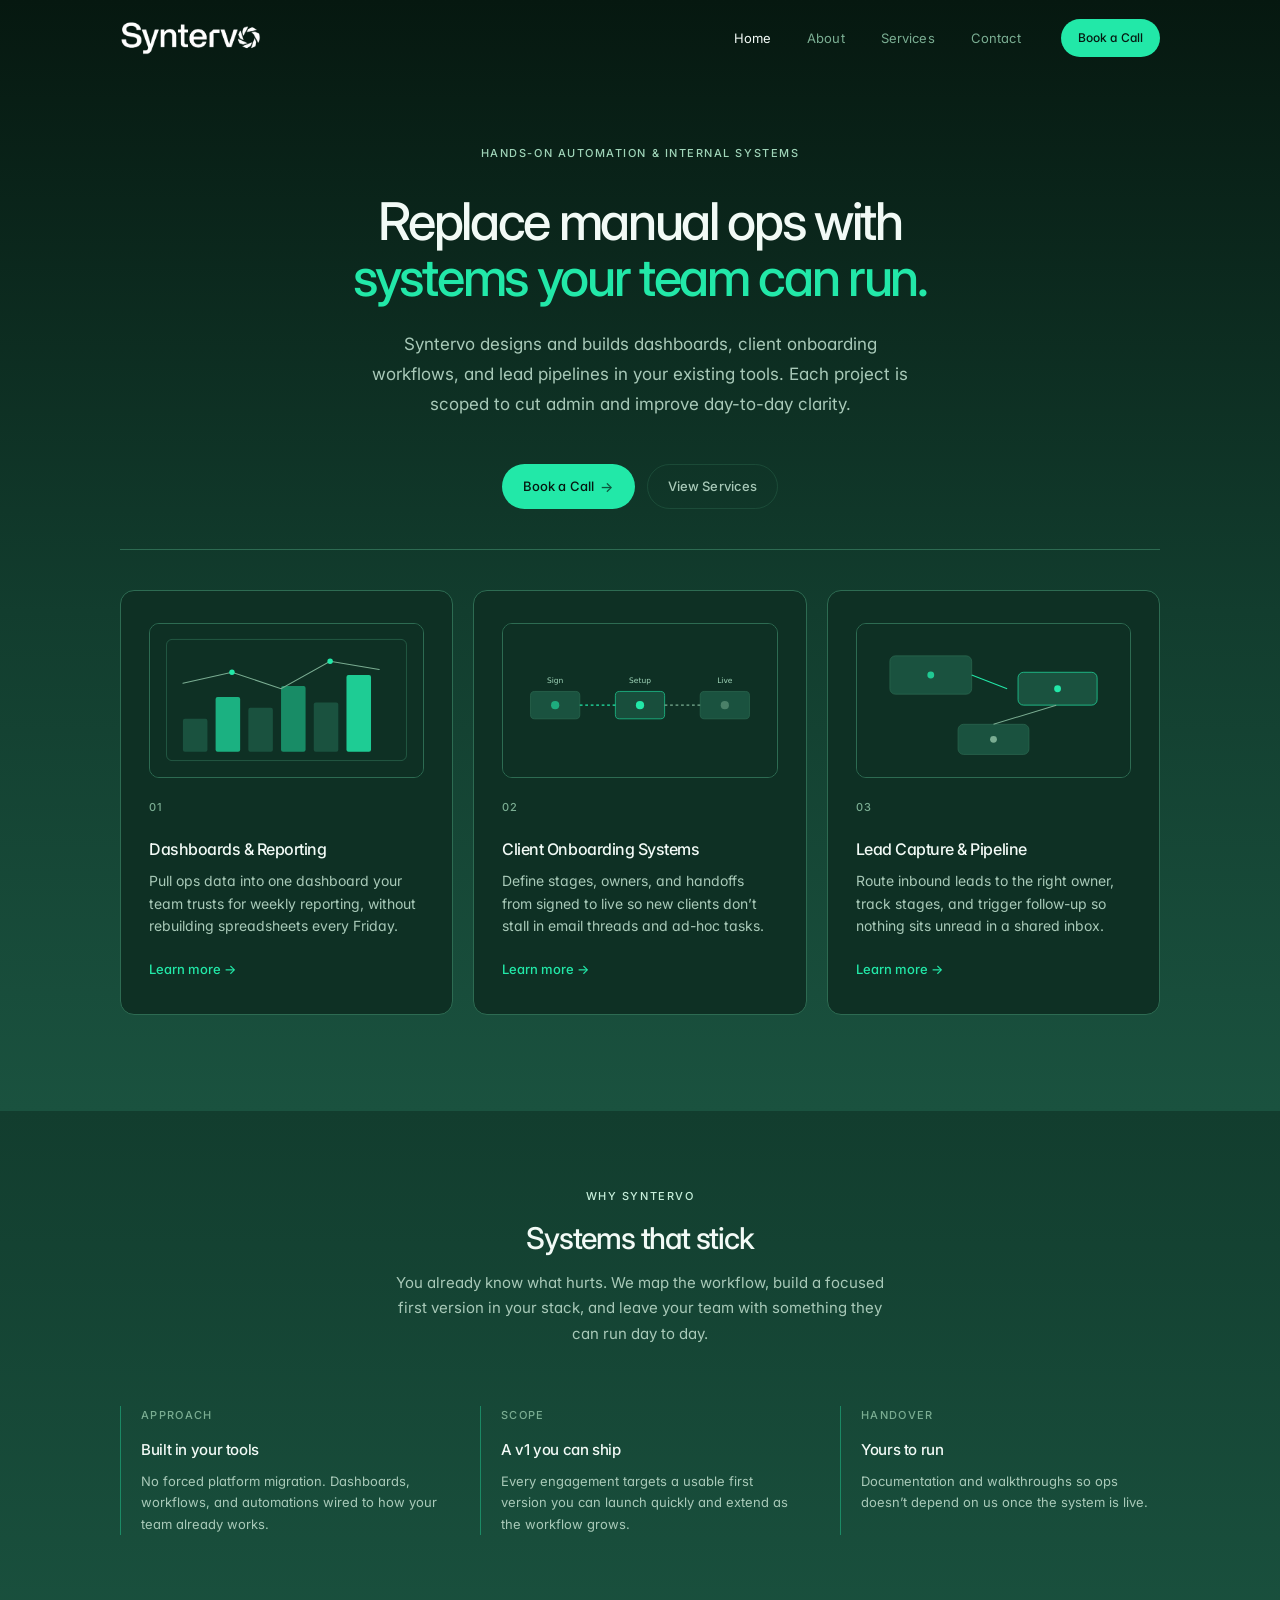
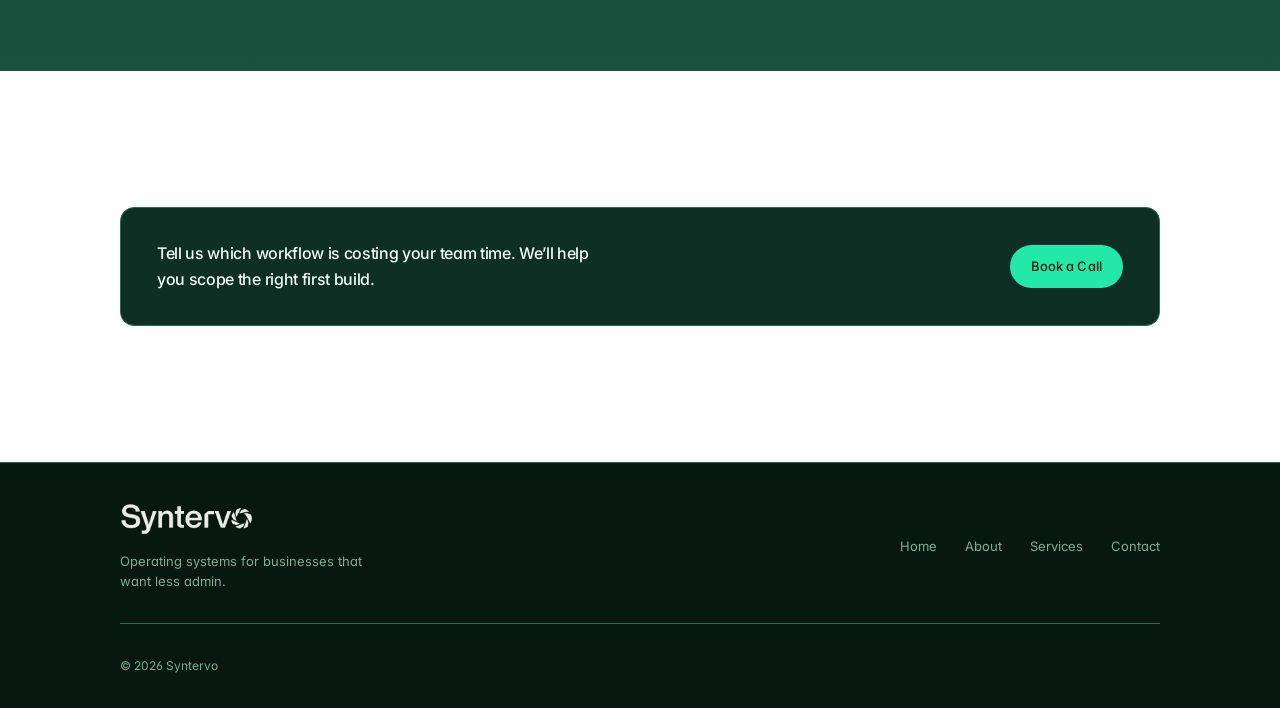
<file: index.html>
<!DOCTYPE html>
<html lang="en">
<head>
  <meta charset="UTF-8">
  <meta name="viewport" content="width=device-width, initial-scale=1.0">
  <meta name="description" content="Syntervo builds hands-on dashboards, onboarding systems, and lead pipeline automation for teams that want less manual ops.">
  <title>Syntervo | Home</title>
  <link rel="preconnect" href="https://fonts.googleapis.com">
  <link rel="preconnect" href="https://fonts.gstatic.com" crossorigin>
  <link href="https://fonts.googleapis.com/css2?family=Inter:wght@400;500;600&display=swap" rel="stylesheet">
  <link rel="stylesheet" href="style.css">
</head>
<body data-page="home">
  <a class="skip-link" href="#main">Skip to content</a>

  <div class="bg-glow bg-glow--hero" aria-hidden="true"></div>
  <div class="bg-glow bg-glow--edge" aria-hidden="true"></div>
  <div class="bg-grid" aria-hidden="true"></div>

  <header class="header" id="header">
    <div class="container header__inner">
      <a href="index.html" class="logo" aria-label="Syntervo home">
        <img src="assets/logo.png" alt="" class="logo__img" />
      </a>
      <button class="nav-toggle" id="navToggle" type="button" aria-expanded="false" aria-controls="navMenu" aria-label="Open menu">
        <span class="nav-toggle__bar"></span>
        <span class="nav-toggle__bar"></span>
      </button>
      <nav class="nav" id="navMenu" aria-label="Main navigation">
        <ul class="nav__list">
          <li><a href="index.html" class="nav__link nav__link--active">Home</a></li>
          <li><a href="about.html" class="nav__link">About</a></li>
          <li><a href="services.html" class="nav__link">Services</a></li>
          <li><a href="contact.html" class="nav__link">Contact</a></li>
        </ul>
        <a href="contact.html" class="btn btn--primary btn--sm nav__cta">Book a Call</a>
      </nav>
    </div>
  </header>

  <main id="main">
    <section class="hero" aria-labelledby="hero-heading">
      <div class="container">
        <div class="hero__inner">
          <p class="pill reveal">Hands-on automation &amp; internal systems</p>
          <h1 class="hero__title reveal reveal--d1" id="hero-heading">
            Replace manual ops with
            <em class="hero__emph">systems your team can run.</em>
          </h1>
          <p class="hero__sub reveal reveal--d2">
            Syntervo designs and builds dashboards, client onboarding workflows, and lead pipelines in your existing tools. Each project is scoped to cut admin and improve day-to-day clarity.
          </p>
          <div class="hero__actions reveal reveal--d3">
            <a href="contact.html" class="btn btn--primary">
              Book a Call
              <span class="btn__arrow" aria-hidden="true">→</span>
            </a>
            <a href="services.html" class="btn btn--ghost">View Services</a>
          </div>
        </div>
        <div class="teaser-grid teaser-grid--hero reveal reveal--d3">
          <a href="services.html#dashboards" class="teaser">
            <div class="visual" aria-hidden="true">
              <img src="assets/ill-dashboard.svg" alt="" width="400" height="225" loading="lazy" decoding="async" />
            </div>
            <span class="teaser__num">01</span>
            <h3 class="teaser__title">Dashboards &amp; Reporting</h3>
            <p class="teaser__text">Pull ops data into one dashboard your team trusts for weekly reporting, without rebuilding spreadsheets every Friday.</p>
            <span class="teaser__link">Learn more →</span>
          </a>
          <a href="services.html#onboarding" class="teaser">
            <div class="visual" aria-hidden="true">
              <img src="assets/ill-onboarding.svg" alt="" width="400" height="225" loading="lazy" decoding="async" />
            </div>
            <span class="teaser__num">02</span>
            <h3 class="teaser__title">Client Onboarding Systems</h3>
            <p class="teaser__text">Define stages, owners, and handoffs from signed to live so new clients don’t stall in email threads and ad-hoc tasks.</p>
            <span class="teaser__link">Learn more →</span>
          </a>
          <a href="services.html#pipeline" class="teaser">
            <div class="visual" aria-hidden="true">
              <img src="assets/ill-pipeline.svg" alt="" width="400" height="225" loading="lazy" decoding="async" />
            </div>
            <span class="teaser__num">03</span>
            <h3 class="teaser__title">Lead Capture &amp; Pipeline</h3>
            <p class="teaser__text">Route inbound leads to the right owner, track stages, and trigger follow-up so nothing sits unread in a shared inbox.</p>
            <span class="teaser__link">Learn more →</span>
          </a>
        </div>
      </div>
    </section>

    <section class="section section--surface section--compact-top">
      <div class="container">
        <header class="section__header section__header--center reveal">
          <p class="section__eyebrow">Why Syntervo</p>
          <h2 class="section__title">Systems that stick</h2>
          <p class="section__desc">You already know what hurts. We map the workflow, build a focused first version in your stack, and leave your team with something they can run day to day.</p>
        </header>
        <div class="proof-grid">
          <article class="proof reveal">
            <p class="proof__cat">Approach</p>
            <h3 class="proof__title">Built in your tools</h3>
            <p class="proof__text">No forced platform migration. Dashboards, workflows, and automations wired to how your team already works.</p>
          </article>
          <article class="proof reveal reveal--d1">
            <p class="proof__cat">Scope</p>
            <h3 class="proof__title">A v1 you can ship</h3>
            <p class="proof__text">Every engagement targets a usable first version you can launch quickly and extend as the workflow grows.</p>
          </article>
          <article class="proof reveal reveal--d2">
            <p class="proof__cat">Handover</p>
            <h3 class="proof__title">Yours to run</h3>
            <p class="proof__text">Documentation and walkthroughs so ops doesn’t depend on us once the system is live.</p>
          </article>
        </div>
      </div>
    </section>

    <section class="section">
      <div class="container cta-band reveal">
        <p class="cta-band__text">Tell us which workflow is costing your team time. We’ll help you scope the right first build.</p>
        <a href="contact.html" class="btn btn--primary">Book a Call</a>
      </div>
    </section>
  </main>

  <footer class="footer">
    <div class="container footer__inner">
      <div class="footer__left">
        <a href="index.html" class="logo logo--footer" aria-label="Syntervo home">
          <img src="assets/logo.png" alt="" class="logo__img" />
        </a>
        <p class="footer__tagline">Operating systems for businesses that want less admin.</p>
      </div>
      <nav class="footer__nav" aria-label="Footer navigation">
        <a href="index.html">Home</a>
        <a href="about.html">About</a>
        <a href="services.html">Services</a>
        <a href="contact.html">Contact</a>
      </nav>
      <p class="footer__copy">&copy; <span id="year"></span> Syntervo</p>
    </div>
  </footer>

  <script src="script.js"></script>
</body>
</html>
</file>
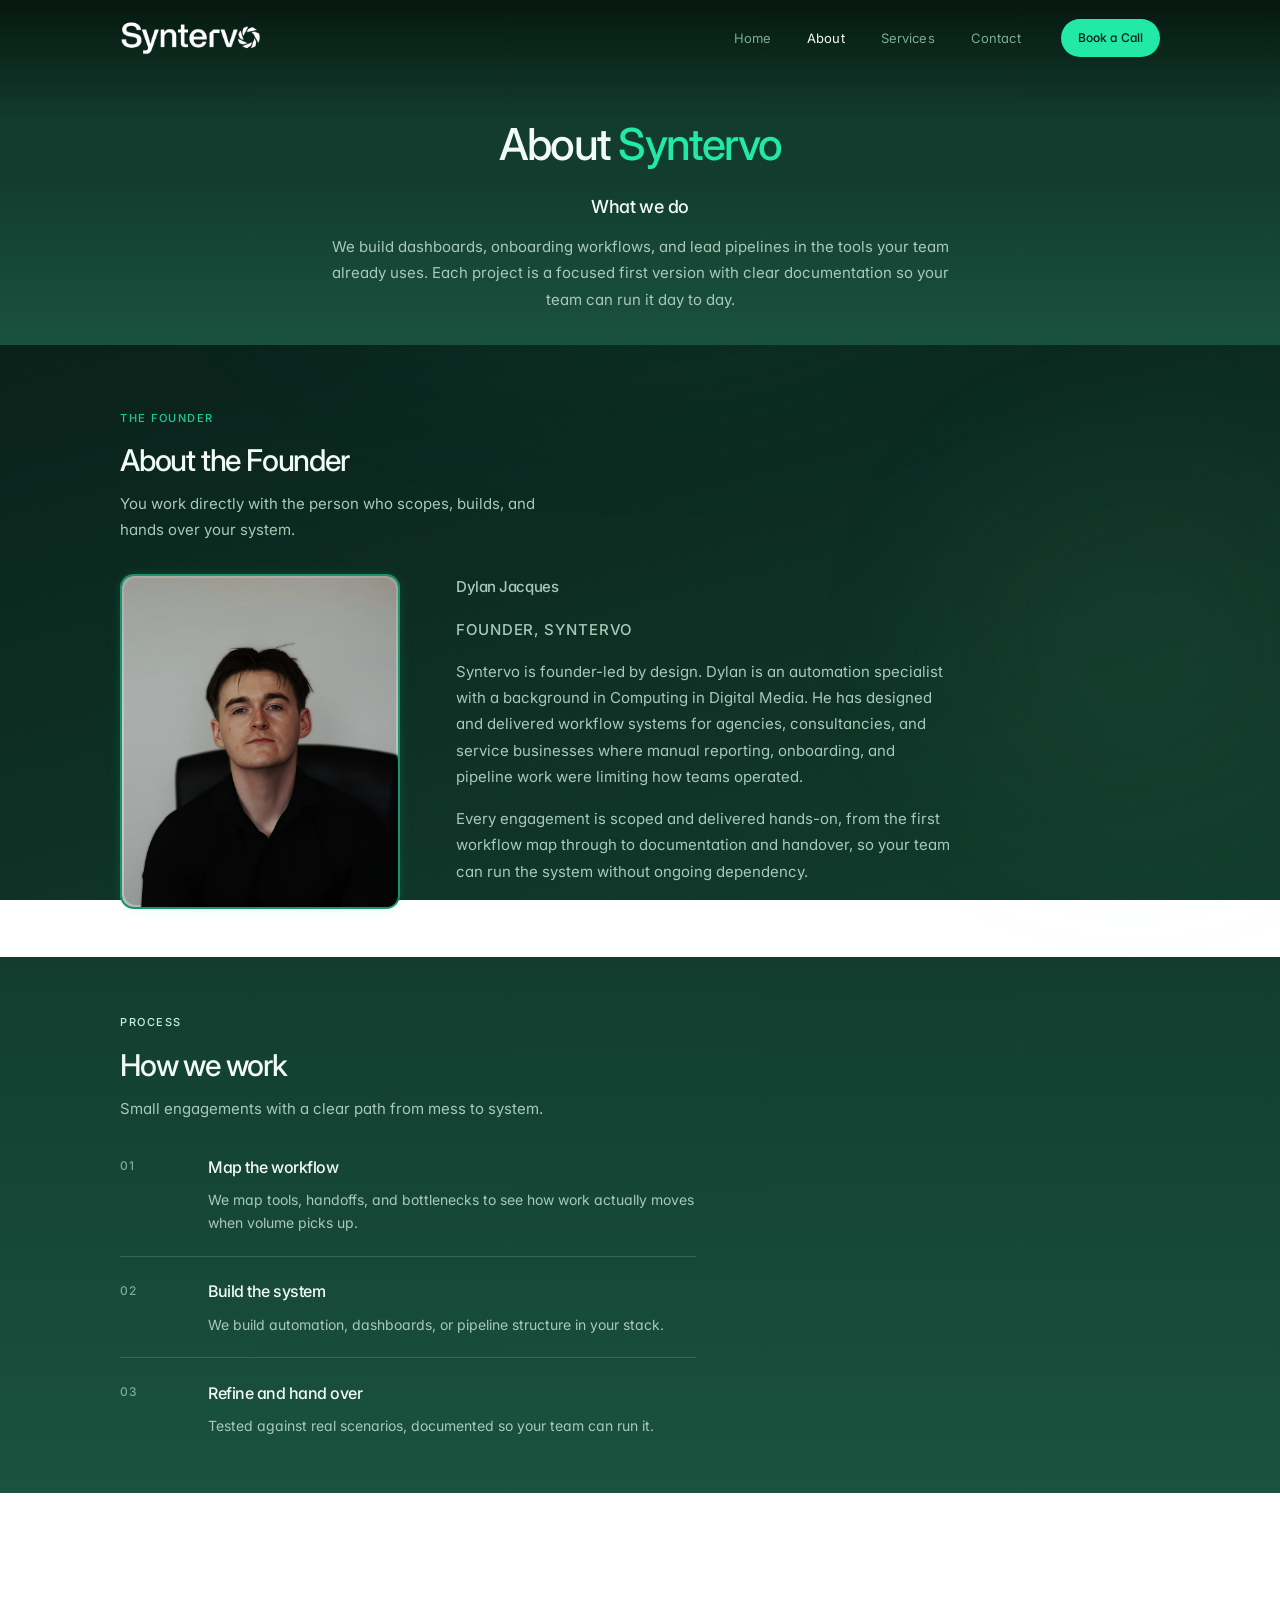
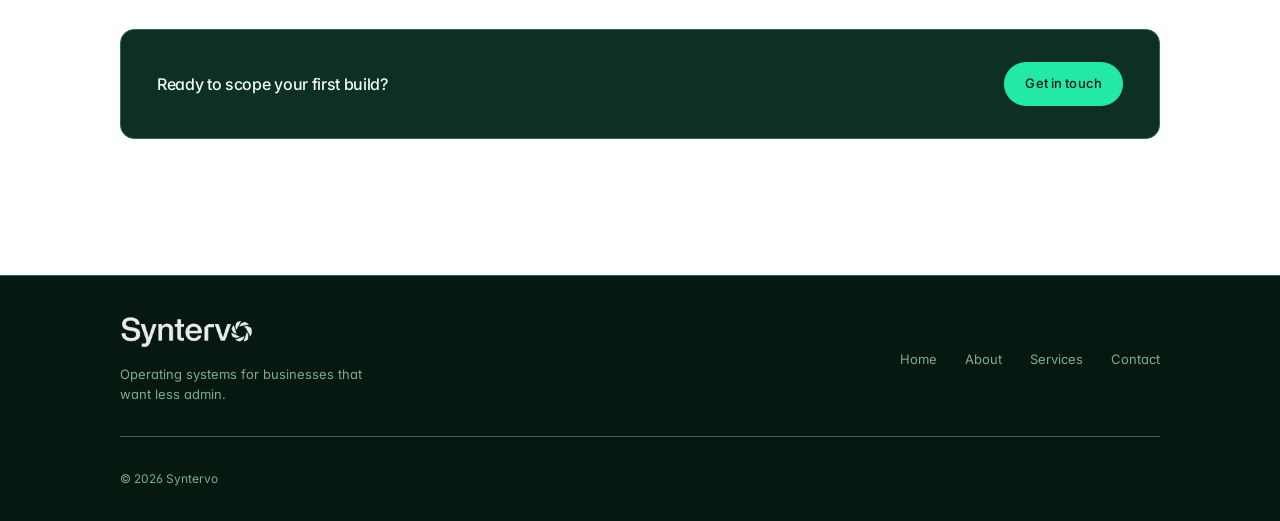
<file: about.html>
<!DOCTYPE html>
<html lang="en">
<head>
  <meta charset="UTF-8">
  <meta name="viewport" content="width=device-width, initial-scale=1.0">
  <meta name="description" content="About Syntervo: automation and operating systems for businesses that want less manual work.">
  <title>Syntervo | About</title>
  <link rel="preconnect" href="https://fonts.googleapis.com">
  <link rel="preconnect" href="https://fonts.gstatic.com" crossorigin>
  <link href="https://fonts.googleapis.com/css2?family=Inter:wght@400;500;600&display=swap" rel="stylesheet">
  <link rel="stylesheet" href="style.css">
</head>
<body data-page="about">
  <a class="skip-link" href="#main">Skip to content</a>

  <div class="bg-glow bg-glow--hero" aria-hidden="true"></div>
  <div class="bg-glow bg-glow--edge" aria-hidden="true"></div>
  <div class="bg-grid" aria-hidden="true"></div>

  <header class="header" id="header">
    <div class="container header__inner">
      <a href="index.html" class="logo" aria-label="Syntervo home">
        <img src="assets/logo.png" alt="" class="logo__img" />
      </a>
      <button class="nav-toggle" id="navToggle" type="button" aria-expanded="false" aria-controls="navMenu" aria-label="Open menu">
        <span class="nav-toggle__bar"></span>
        <span class="nav-toggle__bar"></span>
      </button>
      <nav class="nav" id="navMenu" aria-label="Main navigation">
        <ul class="nav__list">
          <li><a href="index.html" class="nav__link">Home</a></li>
          <li><a href="about.html" class="nav__link nav__link--active">About</a></li>
          <li><a href="services.html" class="nav__link">Services</a></li>
          <li><a href="contact.html" class="nav__link">Contact</a></li>
        </ul>
        <a href="contact.html" class="btn btn--primary btn--sm nav__cta">Book a Call</a>
      </nav>
    </div>
  </header>

  <main id="main">
    <section class="page-intro" aria-labelledby="page-heading">
      <div class="container">
        <h1 class="page-intro__title reveal reveal--d1" id="page-heading">
          About <em class="hero__emph">Syntervo</em>
        </h1>
      </div>
    </section>

    <section class="section section--surface section--compact-top--slight">
      <div class="container">
        <div class="prose prose--section prose--centered">
          <div class="prose__block reveal">
            <h3 class="prose__title">What we do</h3>
            <p>We build dashboards, onboarding workflows, and lead pipelines in the tools your team already uses. Each project is a focused first version with clear documentation so your team can run it day to day.</p>
          </div>
        </div>
      </div>
    </section>

    <section class="section section--compact" aria-labelledby="founder-heading">
      <div class="container">
        <header class="section__header reveal">
          <p class="section__eyebrow">The founder</p>
          <h2 class="section__title" id="founder-heading">About the Founder</h2>
          <p class="section__desc">You work directly with the person who scopes, builds, and hands over your system.</p>
        </header>
        <div class="founder-profile reveal">
          <figure class="founder-profile__media">
            <img
              src="assets/founder-dylan-jacques.png"
              alt="Dylan Jacques, founder of Syntervo"
              width="854"
              height="1024"
              loading="lazy"
              decoding="async"
            />
          </figure>
          <div class="founder-profile__body">
            <p class="founder-profile__name">Dylan Jacques</p>
            <p class="founder-profile__role">Founder, Syntervo</p>
            <p>Syntervo is founder-led by design. Dylan is an automation specialist with a background in Computing in Digital Media. He has designed and delivered workflow systems for agencies, consultancies, and service businesses where manual reporting, onboarding, and pipeline work were limiting how teams operated.</p>
            <p>Every engagement is scoped and delivered hands-on, from the first workflow map through to documentation and handover, so your team can run the system without ongoing dependency.</p>
          </div>
        </div>
      </div>
    </section>

    <section class="section section--surface section--process">
      <div class="container">
        <header class="section__header reveal">
          <p class="section__eyebrow">Process</p>
          <h2 class="section__title">How we work</h2>
          <p class="section__desc">Small engagements with a clear path from mess to system.</p>
        </header>
        <ol class="steps">
          <li class="step reveal">
            <span class="step__num" aria-hidden="true">01</span>
            <div class="step__body">
              <h3 class="step__title">Map the workflow</h3>
              <p class="step__text">We map tools, handoffs, and bottlenecks to see how work actually moves when volume picks up.</p>
            </div>
          </li>
          <li class="step reveal reveal--d1">
            <span class="step__num" aria-hidden="true">02</span>
            <div class="step__body">
              <h3 class="step__title">Build the system</h3>
              <p class="step__text">We build automation, dashboards, or pipeline structure in your stack.</p>
            </div>
          </li>
          <li class="step reveal reveal--d2">
            <span class="step__num" aria-hidden="true">03</span>
            <div class="step__body">
              <h3 class="step__title">Refine and hand over</h3>
              <p class="step__text">Tested against real scenarios, documented so your team can run it.</p>
            </div>
          </li>
        </ol>
      </div>
    </section>

    <section class="section">
      <div class="container cta-band reveal">
        <p class="cta-band__text">Ready to scope your first build?</p>
        <a href="contact.html" class="btn btn--primary">Get in touch</a>
      </div>
    </section>
  </main>

  <footer class="footer">
    <div class="container footer__inner">
      <div class="footer__left">
        <a href="index.html" class="logo logo--footer" aria-label="Syntervo home">
          <img src="assets/logo.png" alt="" class="logo__img" />
        </a>
        <p class="footer__tagline">Operating systems for businesses that want less admin.</p>
      </div>
      <nav class="footer__nav" aria-label="Footer navigation">
        <a href="index.html">Home</a>
        <a href="about.html">About</a>
        <a href="services.html">Services</a>
        <a href="contact.html">Contact</a>
      </nav>
      <p class="footer__copy">&copy; <span id="year"></span> Syntervo</p>
    </div>
  </footer>

  <script src="script.js"></script>
</body>
</html>
</file>
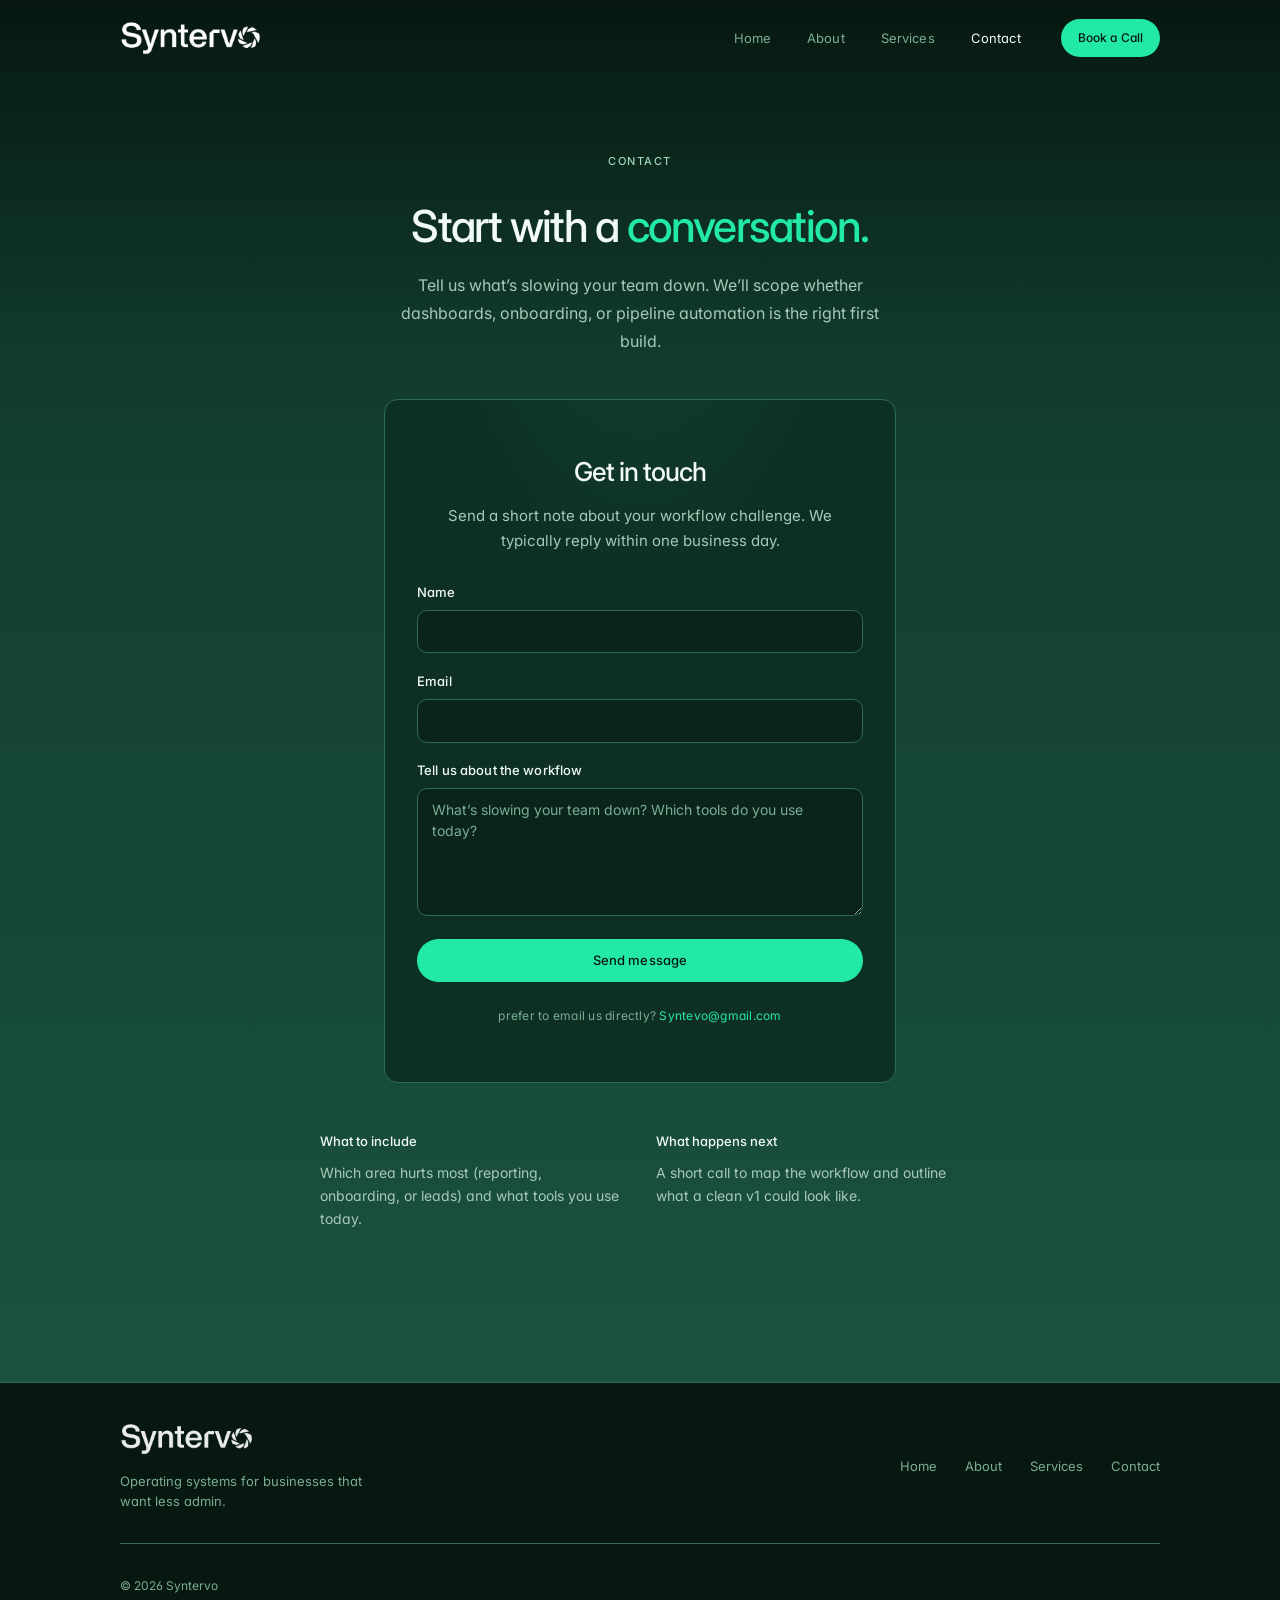
<file: contact.html>
<!DOCTYPE html>
<html lang="en">
<head>
  <meta charset="UTF-8">
  <meta name="viewport" content="width=device-width, initial-scale=1.0">
  <meta name="description" content="Contact Syntervo to book a call and scope dashboards, onboarding, or pipeline automation.">
  <title>Syntervo | Contact</title>
  <link rel="preconnect" href="https://fonts.googleapis.com">
  <link rel="preconnect" href="https://fonts.gstatic.com" crossorigin>
  <link href="https://fonts.googleapis.com/css2?family=Inter:wght@400;500;600&display=swap" rel="stylesheet">
  <link rel="stylesheet" href="style.css">
</head>
<body data-page="contact">
  <a class="skip-link" href="#main">Skip to content</a>

  <div class="bg-glow bg-glow--hero" aria-hidden="true"></div>
  <div class="bg-glow bg-glow--edge" aria-hidden="true"></div>
  <div class="bg-grid" aria-hidden="true"></div>

  <header class="header" id="header">
    <div class="container header__inner">
      <a href="index.html" class="logo" aria-label="Syntervo home">
        <img src="assets/logo.png" alt="" class="logo__img" />
      </a>
      <button class="nav-toggle" id="navToggle" type="button" aria-expanded="false" aria-controls="navMenu" aria-label="Open menu">
        <span class="nav-toggle__bar"></span>
        <span class="nav-toggle__bar"></span>
      </button>
      <nav class="nav" id="navMenu" aria-label="Main navigation">
        <ul class="nav__list">
          <li><a href="index.html" class="nav__link">Home</a></li>
          <li><a href="about.html" class="nav__link">About</a></li>
          <li><a href="services.html" class="nav__link">Services</a></li>
          <li><a href="contact.html" class="nav__link nav__link--active">Contact</a></li>
        </ul>
        <a href="contact.html" class="btn btn--primary btn--sm nav__cta">Book a Call</a>
      </nav>
    </div>
  </header>

  <main id="main">
    <section class="page-hero page-hero--short" aria-labelledby="page-heading">
      <div class="container page-hero__inner">
        <p class="pill reveal">Contact</p>
        <h1 class="page-hero__title reveal reveal--d1" id="page-heading">
          Start with a <em class="hero__emph">conversation.</em>
        </h1>
        <p class="page-hero__sub reveal reveal--d2">
          Tell us what’s slowing your team down. We’ll scope whether dashboards,
          onboarding, or pipeline automation is the right first build.
        </p>
      </div>
    </section>

    <section class="section section--surface section--contact">
      <div class="container">
        <div class="contact reveal">
          <h2 class="contact__title">Get in touch</h2>
          <p class="contact__text">
            Send a short note about your workflow challenge.
            We typically reply within one business day.
          </p>

          <div class="contact__success" id="contactSuccess" role="status" hidden>
            <p class="contact__success-title">Message sent</p>
            <p class="contact__success-text">Thanks. We’ll get back to you shortly.</p>
          </div>

          <div class="contact__error" id="contactError" role="alert" hidden>
            <p class="contact__error-title">Couldn’t send your message</p>
            <p class="contact__error-text" id="contactErrorText">Please try again in a moment, or email us directly.</p>
          </div>

          <form class="contact-form" id="contactForm" action="#" method="post" novalidate>
            <input type="checkbox" name="botcheck" class="contact-form__honey" tabindex="-1" autocomplete="off" aria-hidden="true">

            <div class="form-field">
              <label class="form-label" for="contact-name">Name</label>
              <input class="form-input" type="text" id="contact-name" name="name" required autocomplete="name">
            </div>

            <div class="form-field">
              <label class="form-label" for="contact-email">Email</label>
              <input class="form-input" type="email" id="contact-email" name="email" required autocomplete="email">
            </div>

            <div class="form-field">
              <label class="form-label" for="contact-message">Tell us about the workflow</label>
              <textarea
                class="form-input form-textarea"
                id="contact-message"
                name="message"
                rows="5"
                required
                placeholder="What’s slowing your team down? Which tools do you use today?"
              ></textarea>
            </div>

            <button type="submit" class="btn btn--primary btn--block" id="contactSubmit">Send message</button>
          </form>

          <p class="contact__note">
            prefer to email us directly?
            <a class="contact__email-link" href="mailto:Syntevo@gmail.com?subject=Syntervo%20website%20inquiry">Syntevo@gmail.com</a>
          </p>
        </div>

        <div class="contact-info reveal reveal--d1">
          <div class="contact-info__item">
            <h3 class="contact-info__label">What to include</h3>
            <p>Which area hurts most (reporting, onboarding, or leads) and what tools you use today.</p>
          </div>
          <div class="contact-info__item">
            <h3 class="contact-info__label">What happens next</h3>
            <p>A short call to map the workflow and outline what a clean v1 could look like.</p>
          </div>
        </div>
      </div>
    </section>
  </main>

  <footer class="footer">
    <div class="container footer__inner">
      <div class="footer__left">
        <a href="index.html" class="logo logo--footer" aria-label="Syntervo home">
          <img src="assets/logo.png" alt="" class="logo__img" />
        </a>
        <p class="footer__tagline">Operating systems for businesses that want less admin.</p>
      </div>
      <nav class="footer__nav" aria-label="Footer navigation">
        <a href="index.html">Home</a>
        <a href="about.html">About</a>
        <a href="services.html">Services</a>
        <a href="contact.html">Contact</a>
      </nav>
      <p class="footer__copy">&copy; <span id="year"></span> Syntervo</p>
    </div>
  </footer>

  <script src="contact-config.js"></script>
  <script src="script.js"></script>
</body>
</html>
</file>
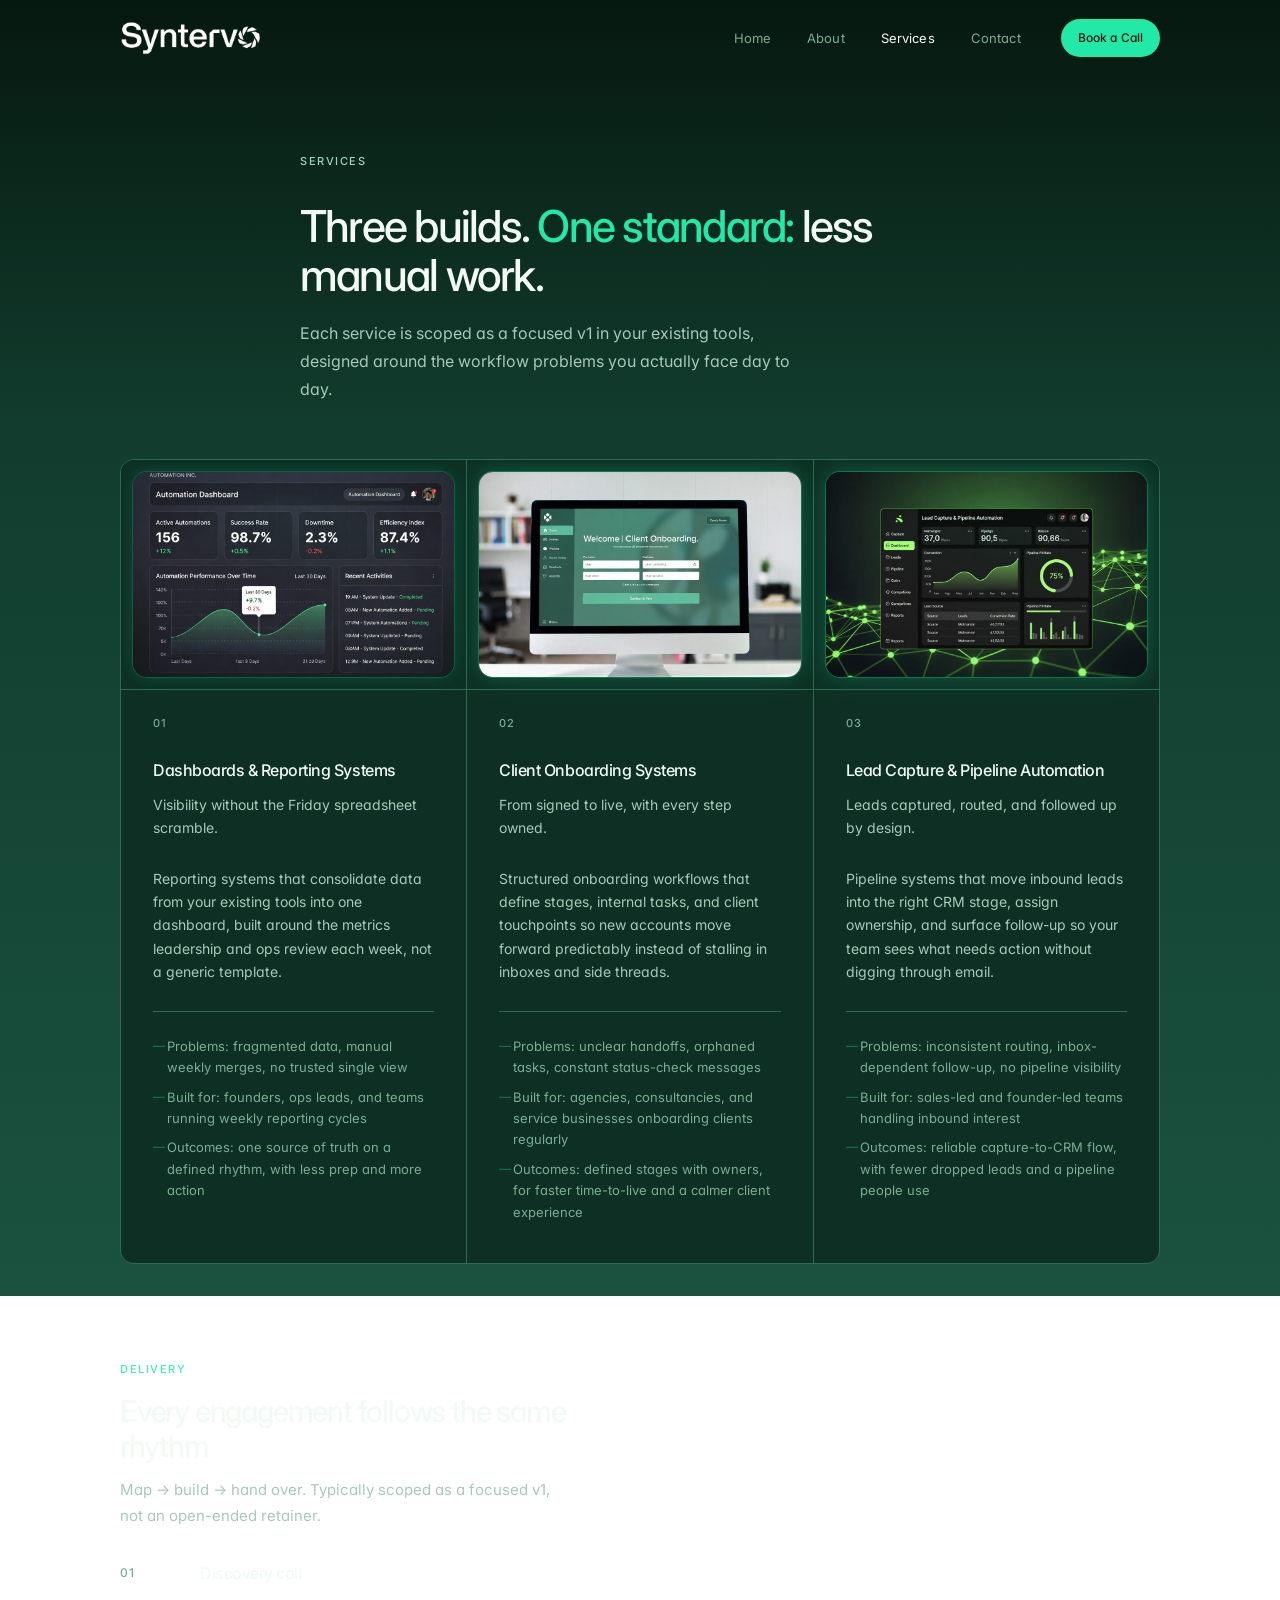
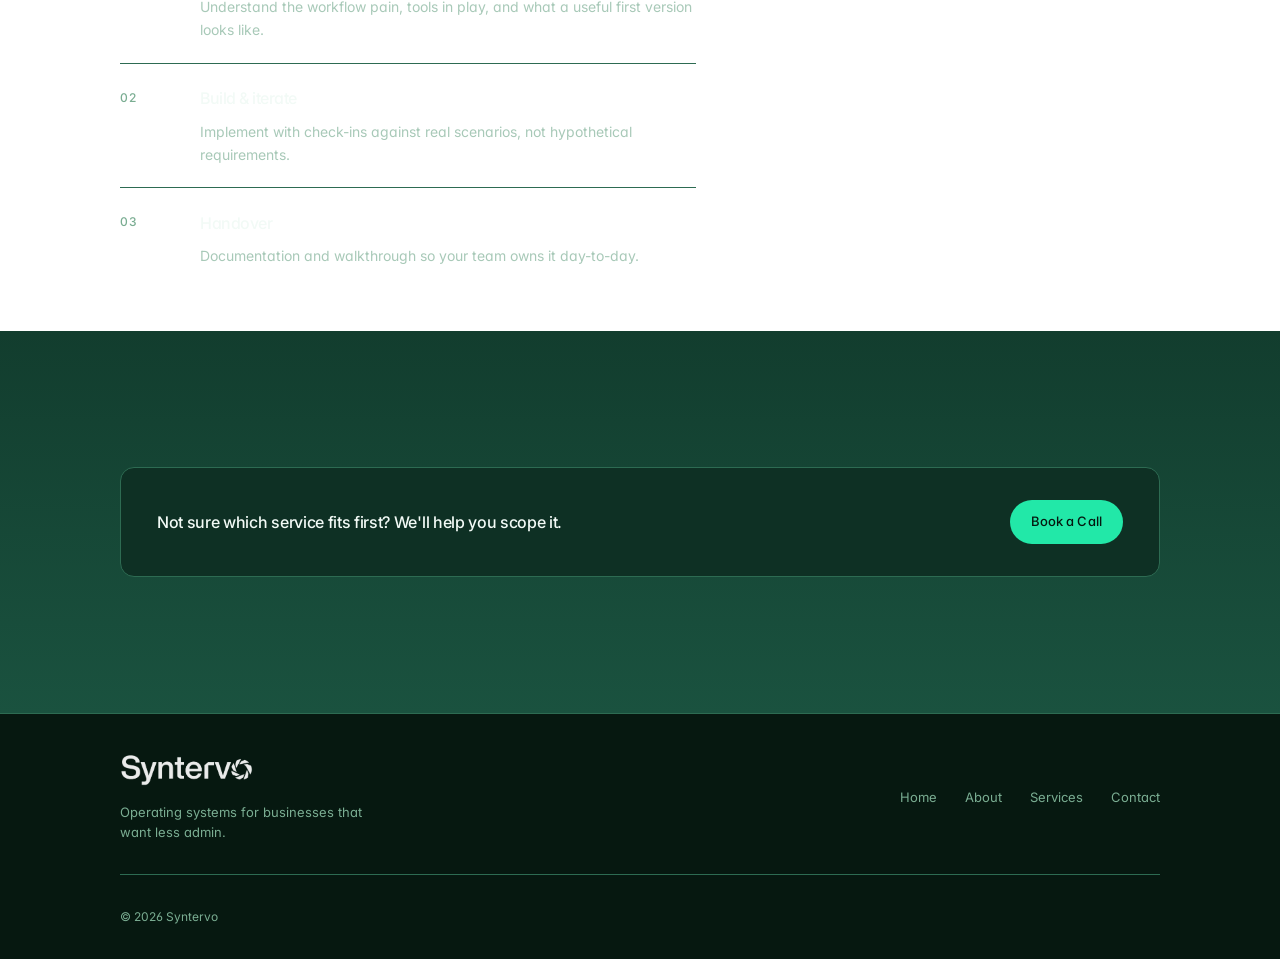
<file: services.html>
<!DOCTYPE html>
<html lang="en">
<head>
  <meta charset="UTF-8">
  <meta name="viewport" content="width=device-width, initial-scale=1.0">
  <meta name="description" content="Syntervo services: dashboards and reporting, client onboarding systems, and lead capture and pipeline automation.">
  <title>Syntervo | Services</title>
  <link rel="preconnect" href="https://fonts.googleapis.com">
  <link rel="preconnect" href="https://fonts.gstatic.com" crossorigin>
  <link href="https://fonts.googleapis.com/css2?family=Inter:wght@400;500;600&display=swap" rel="stylesheet">
  <link rel="stylesheet" href="style.css">
</head>
<body data-page="services">
  <a class="skip-link" href="#main">Skip to content</a>

  <div class="bg-glow bg-glow--hero" aria-hidden="true"></div>
  <div class="bg-glow bg-glow--edge" aria-hidden="true"></div>
  <div class="bg-grid" aria-hidden="true"></div>

  <header class="header" id="header">
    <div class="container header__inner">
      <a href="index.html" class="logo" aria-label="Syntervo home">
        <img src="assets/logo.png" alt="" class="logo__img" />
      </a>
      <button class="nav-toggle" id="navToggle" type="button" aria-expanded="false" aria-controls="navMenu" aria-label="Open menu">
        <span class="nav-toggle__bar"></span>
        <span class="nav-toggle__bar"></span>
      </button>
      <nav class="nav" id="navMenu" aria-label="Main navigation">
        <ul class="nav__list">
          <li><a href="index.html" class="nav__link">Home</a></li>
          <li><a href="about.html" class="nav__link">About</a></li>
          <li><a href="services.html" class="nav__link nav__link--active">Services</a></li>
          <li><a href="contact.html" class="nav__link">Contact</a></li>
        </ul>
        <a href="contact.html" class="btn btn--primary btn--sm nav__cta">Book a Call</a>
      </nav>
    </div>
  </header>

  <main id="main">
    <section class="page-hero" aria-labelledby="page-heading">
      <div class="container page-hero__inner">
        <p class="pill reveal">Services</p>
        <h1 class="page-hero__title reveal reveal--d1" id="page-heading">
          Three builds. <em class="hero__emph">One standard:</em> less manual work.
        </h1>
        <p class="page-hero__sub reveal reveal--d2">
          Each service is scoped as a focused v1 in your existing tools, designed around the workflow problems you actually face day to day.
        </p>
      </div>
    </section>

    <section class="section section--surface section--compact-top section--compact-top--slight">
      <div class="container">
        <div class="cards">
          <article class="card reveal" id="dashboards">
            <div class="visual visual--screenshot" aria-hidden="true">
              <img src="assets/dashboard-preview.png" alt="" width="1024" height="687" loading="lazy" decoding="async" />
            </div>
            <span class="card__index" aria-hidden="true">01</span>
            <h2 class="card__title">Dashboards &amp; Reporting Systems</h2>
            <p class="card__text">Visibility without the Friday spreadsheet scramble.</p>
            <p class="card__text">Reporting systems that consolidate data from your existing tools into one dashboard, built around the metrics leadership and ops review each week, not a generic template.</p>
            <ul class="card__list">
              <li>Problems: fragmented data, manual weekly merges, no trusted single view</li>
              <li>Built for: founders, ops leads, and teams running weekly reporting cycles</li>
              <li>Outcomes: one source of truth on a defined rhythm, with less prep and more action</li>
            </ul>
          </article>

          <article class="card reveal reveal--d1" id="onboarding">
            <div class="visual visual--screenshot" aria-hidden="true">
              <img src="assets/onboarding-preview.png" alt="" width="1024" height="687" loading="lazy" decoding="async" />
            </div>
            <span class="card__index" aria-hidden="true">02</span>
            <h2 class="card__title">Client Onboarding Systems</h2>
            <p class="card__text">From signed to live, with every step owned.</p>
            <p class="card__text">Structured onboarding workflows that define stages, internal tasks, and client touchpoints so new accounts move forward predictably instead of stalling in inboxes and side threads.</p>
            <ul class="card__list">
              <li>Problems: unclear handoffs, orphaned tasks, constant status-check messages</li>
              <li>Built for: agencies, consultancies, and service businesses onboarding clients regularly</li>
              <li>Outcomes: defined stages with owners, for faster time-to-live and a calmer client experience</li>
            </ul>
          </article>

          <article class="card reveal reveal--d2" id="pipeline">
            <div class="visual visual--screenshot" aria-hidden="true">
              <img src="assets/pipeline-preview.png" alt="" width="1024" height="687" loading="lazy" decoding="async" />
            </div>
            <span class="card__index" aria-hidden="true">03</span>
            <h2 class="card__title">Lead Capture &amp; Pipeline Automation</h2>
            <p class="card__text">Leads captured, routed, and followed up by design.</p>
            <p class="card__text">Pipeline systems that move inbound leads into the right CRM stage, assign ownership, and surface follow-up so your team sees what needs action without digging through email.</p>
            <ul class="card__list">
              <li>Problems: inconsistent routing, inbox-dependent follow-up, no pipeline visibility</li>
              <li>Built for: sales-led and founder-led teams handling inbound interest</li>
              <li>Outcomes: reliable capture-to-CRM flow, with fewer dropped leads and a pipeline people use</li>
            </ul>
          </article>
        </div>
      </div>
    </section>

    <section class="section section--compact">
      <div class="container">
        <header class="section__header reveal">
          <p class="section__eyebrow">Delivery</p>
          <h2 class="section__title">Every engagement follows the same rhythm</h2>
          <p class="section__desc">Map → build → hand over. Typically scoped as a focused v1, not an open-ended retainer.</p>
        </header>
        <ol class="steps steps--wide">
          <li class="step reveal">
            <span class="step__num" aria-hidden="true">01</span>
            <div class="step__body">
              <h3 class="step__title">Discovery call</h3>
              <p class="step__text">Understand the workflow pain, tools in play, and what a useful first version looks like.</p>
            </div>
          </li>
          <li class="step reveal reveal--d1">
            <span class="step__num" aria-hidden="true">02</span>
            <div class="step__body">
              <h3 class="step__title">Build &amp; iterate</h3>
              <p class="step__text">Implement with check-ins against real scenarios, not hypothetical requirements.</p>
            </div>
          </li>
          <li class="step reveal reveal--d2">
            <span class="step__num" aria-hidden="true">03</span>
            <div class="step__body">
              <h3 class="step__title">Handover</h3>
              <p class="step__text">Documentation and walkthrough so your team owns it day-to-day.</p>
            </div>
          </li>
        </ol>
      </div>
    </section>

    <section class="section section--surface">
      <div class="container cta-band reveal">
        <p class="cta-band__text">Not sure which service fits first? We'll help you scope it.</p>
        <a href="contact.html" class="btn btn--primary">Book a Call</a>
      </div>
    </section>
  </main>

  <footer class="footer">
    <div class="container footer__inner">
      <div class="footer__left">
        <a href="index.html" class="logo logo--footer" aria-label="Syntervo home">
          <img src="assets/logo.png" alt="" class="logo__img" />
        </a>
        <p class="footer__tagline">Operating systems for businesses that want less admin.</p>
      </div>
      <nav class="footer__nav" aria-label="Footer navigation">
        <a href="index.html">Home</a>
        <a href="about.html">About</a>
        <a href="services.html">Services</a>
        <a href="contact.html">Contact</a>
      </nav>
      <p class="footer__copy">&copy; <span id="year"></span> Syntervo</p>
    </div>
  </footer>

  <script src="script.js"></script>
</body>
</html>
</file>
<file: style.css>
/* Syntervo — refined static styles */

/* Forest green palette */
:root {
  --forest-deep: #061810;
  --forest: #0a241c;
  --green-bg: #123d2e;
  --green-mid: #1a523f;
  --green-card: #0e3024;
  --green-border: #2d6b52;
  --green-border-soft: rgba(45, 107, 82, 0.4);
  --accent: #22e8a8;
  --accent-hover: #4df5bc;
  --sage: #9fd4b8;
  --mint: #c8f0dc;
  --text: #f2faf6;
  --text-secondary: #a8c9b8;
  --text-tertiary: #7aad92;

  --bg: var(--forest);
  --surface: var(--green-bg);
  --surface-hover: var(--green-mid);
  --line: var(--green-border-soft);
  --line-subtle: rgba(45, 107, 82, 0.25);
  --line-accent: rgba(34, 232, 168, 0.4);
  --accent-dim: rgba(34, 232, 168, 0.85);
  --accent-ghost: rgba(34, 232, 168, 0.1);
  --glow: rgba(34, 232, 168, 0.18);
  --glow-sage: rgba(127, 200, 160, 0.2);

  --radius: 10px;
  --radius-lg: 14px;
  --header-h: 76px;
  --max: 1040px;
  --max-narrow: 680px;
  --font: 'Inter', system-ui, -apple-system, sans-serif;
  --ease: cubic-bezier(0.25, 0.1, 0.25, 1);
  --section-y: clamp(5.5rem, 12vw, 8.5rem);
}

*, *::before, *::after { box-sizing: border-box; margin: 0; padding: 0; }

html {
  scroll-behavior: smooth;
  scroll-padding-top: var(--header-h);
}

body {
  font-family: var(--font);
  font-size: 0.9375rem;
  font-weight: 400;
  line-height: 1.65;
  color: var(--text-secondary);
  background: linear-gradient(165deg, var(--forest-deep) 0%, var(--forest) 35%, var(--green-bg) 100%);
  background-attachment: fixed;
  min-height: 100vh;
  overflow-x: hidden;
  -webkit-font-smoothing: antialiased;
  font-feature-settings: 'cv02', 'cv03', 'cv04', 'cv11';
}

a { color: inherit; text-decoration: none; }
ul { list-style: none; }
button { font: inherit; cursor: pointer; border: none; background: none; }

.skip-link {
  position: absolute;
  top: -100%;
  left: 1rem;
  z-index: 200;
  padding: 0.5rem 1rem;
  background: var(--accent);
  color: var(--bg);
  border-radius: 6px;
  font-size: 0.8125rem;
  font-weight: 500;
}
.skip-link:focus { top: 1rem; }

.container {
  width: min(100% - 3rem, var(--max));
  margin-inline: auto;
}

/* --- Ambient --- */
.bg-glow {
  position: fixed;
  pointer-events: none;
  z-index: 0;
  filter: blur(120px);
}

.bg-glow--hero {
  width: min(100vw, 880px);
  height: min(75vh, 580px);
  top: -15%;
  left: 50%;
  transform: translateX(-50%);
  background: radial-gradient(ellipse 65% 55% at 50% 45%, var(--glow) 0%, transparent 70%);
  opacity: 1;
}

.bg-glow--edge {
  width: 420px;
  height: 420px;
  bottom: 5%;
  right: -5%;
  background: radial-gradient(circle, var(--glow-sage) 0%, transparent 68%);
  opacity: 0.85;
}

.bg-grid {
  position: fixed;
  inset: 0;
  z-index: 0;
  pointer-events: none;
  background-image:
    linear-gradient(var(--line-subtle) 1px, transparent 1px),
    linear-gradient(90deg, var(--line-subtle) 1px, transparent 1px);
  background-size: 72px 72px;
  mask-image: radial-gradient(ellipse 75% 50% at 50% 12%, black 0%, transparent 70%);
  -webkit-mask-image: radial-gradient(ellipse 75% 50% at 50% 12%, black 0%, transparent 70%);
  opacity: 0.35;
}

/* --- Header --- */
.header {
  position: fixed;
  inset: 0 0 auto 0;
  z-index: 100;
  height: var(--header-h);
  transition: background 0.4s var(--ease), border-color 0.4s var(--ease);
}

.header--scrolled {
  background: rgba(10, 36, 28, 0.9);
  backdrop-filter: blur(20px) saturate(1.3);
  -webkit-backdrop-filter: blur(20px) saturate(1.3);
  border-bottom: 1px solid var(--line-subtle);
}

.header__inner {
  display: flex;
  align-items: center;
  justify-content: space-between;
  height: 100%;
}

.logo {
  display: inline-flex;
  align-items: center;
  z-index: 101;
  line-height: 0;
}

.logo__img {
  display: block;
  height: 34px;
  width: auto;
  max-width: min(204px, 48vw);
  object-fit: contain;
  object-position: left center;
  /* Logo file is white on black — blend black away on dark backgrounds */
  mix-blend-mode: lighten;
}

.logo--footer .logo__img {
  height: 32px;
  max-width: 185px;
  opacity: 0.92;
}

.logo--footer:hover .logo__img {
  opacity: 1;
}

/* --- Nav --- */
.nav-toggle {
  display: none;
  flex-direction: column;
  justify-content: center;
  gap: 6px;
  width: 36px;
  height: 36px;
  z-index: 101;
}

.nav-toggle__bar {
  display: block;
  width: 18px;
  height: 1px;
  background: var(--text);
  margin-left: auto;
  transition: transform 0.35s var(--ease), opacity 0.35s var(--ease);
}

.nav-toggle[aria-expanded="true"] .nav-toggle__bar:first-child {
  transform: translateY(3.5px) rotate(45deg);
}
.nav-toggle[aria-expanded="true"] .nav-toggle__bar:last-child {
  transform: translateY(-3.5px) rotate(-45deg);
}

.nav {
  display: flex;
  align-items: center;
  gap: 2.5rem;
}

.nav__list {
  display: flex;
  gap: 2.25rem;
}

.nav__link {
  font-size: 0.8125rem;
  font-weight: 400;
  letter-spacing: 0.01em;
  color: var(--text-tertiary);
  transition: color 0.25s var(--ease);
}

.nav__link:hover,
.nav__link:focus-visible,
.nav__link--active {
  color: var(--text);
}

/* --- Buttons --- */
.btn {
  display: inline-flex;
  align-items: center;
  justify-content: center;
  gap: 0.4rem;
  font-size: 0.8125rem;
  font-weight: 500;
  letter-spacing: 0.01em;
  padding: 0.625rem 1.25rem;
  border-radius: 100px;
  border: 1px solid transparent;
  transition: background 0.25s var(--ease), border-color 0.25s var(--ease), color 0.25s var(--ease), opacity 0.25s var(--ease);
}

.btn:focus-visible {
  outline: 1px solid var(--accent-dim);
  outline-offset: 3px;
}

.btn--primary {
  background: var(--accent);
  color: var(--forest-deep);
  border-color: transparent;
}

.btn--primary:hover {
  background: var(--accent-hover);
}

.btn--ghost {
  color: var(--text-secondary);
  border-color: var(--line);
  background: transparent;
}

.btn--ghost:hover {
  color: var(--text);
  border-color: var(--line-accent);
  background: var(--accent-ghost);
}

.btn--sm {
  padding: 0.5rem 1rem;
  font-size: 0.75rem;
}

.btn__arrow {
  font-size: 0.875rem;
  opacity: 0.7;
  transition: transform 0.25s var(--ease), opacity 0.25s var(--ease);
}

.btn--primary:hover .btn__arrow {
  transform: translateX(2px);
  opacity: 1;
}

/* --- Hero --- */
.hero {
  position: relative;
  z-index: 1;
  padding: calc(var(--header-h) + 4rem) 0 6rem;
  background: linear-gradient(180deg, var(--forest-deep) 0%, var(--green-bg) 55%, var(--green-mid) 100%);
}

.hero__inner {
  text-align: center;
  max-width: var(--max-narrow);
  margin-inline: auto;
}

.pill {
  display: inline-block;
  margin-bottom: 2rem;
  font-size: 0.6875rem;
  font-weight: 500;
  letter-spacing: 0.14em;
  text-transform: uppercase;
  color: var(--sage);
}

.hero__title {
  font-size: clamp(2.125rem, 5.2vw, 3.25rem);
  font-weight: 500;
  line-height: 1.08;
  letter-spacing: -0.045em;
  color: var(--text);
  margin-bottom: 1.5rem;
}

.hero__emph {
  font-style: normal;
  color: var(--accent);
  font-weight: 500;
}

.hero__sub {
  font-size: clamp(0.9375rem, 1.8vw, 1.0625rem);
  line-height: 1.75;
  color: var(--text-secondary);
  max-width: 34rem;
  margin: 0 auto 2.75rem;
  font-weight: 400;
}

.hero__actions {
  display: flex;
  flex-wrap: wrap;
  gap: 0.75rem;
  justify-content: center;
  margin-bottom: 2.5rem;
}

.hero__visual {
  margin: 0 auto 3rem;
  max-width: 520px;
  border-radius: var(--radius-lg);
  border: 1px solid var(--green-border);
  overflow: hidden;
  background: var(--green-card);
}

.hero__visual img {
  display: block;
  width: 100%;
  height: auto;
  vertical-align: middle;
}

/* --- Illustration blocks (teasers, cards) --- */
.visual {
  margin-bottom: 1.25rem;
  border-radius: var(--radius);
  border: 1px solid var(--green-border);
  overflow: hidden;
  background: var(--green-card);
  aspect-ratio: 16 / 9;
}

.visual img {
  display: block;
  width: 100%;
  height: 100%;
  object-fit: cover;
}

/* --- Metrics --- */
.metrics {
  display: grid;
  grid-template-columns: repeat(3, 1fr);
  gap: 1rem;
  padding-top: 2.5rem;
  border-top: 1px solid var(--green-border);
}

.metric {
  position: relative;
  padding: 1.5rem 1.25rem 1.35rem;
  text-align: center;
  border: 1px solid var(--green-border);
  border-radius: var(--radius-lg);
  background:
    linear-gradient(165deg, rgba(34, 232, 168, 0.06) 0%, transparent 42%),
    var(--green-card);
  transition:
    border-color 0.25s var(--ease),
    transform 0.25s var(--ease),
    box-shadow 0.25s var(--ease);
}

.metric::before {
  content: '';
  position: absolute;
  inset: 0;
  border-radius: inherit;
  background: radial-gradient(ellipse 80% 60% at 50% 0%, var(--glow) 0%, transparent 70%);
  opacity: 0;
  transition: opacity 0.25s var(--ease);
  pointer-events: none;
}

.metric:hover {
  border-color: var(--line-accent);
  transform: translateY(-2px);
  box-shadow: 0 10px 36px rgba(0, 0, 0, 0.22);
}

.metric:hover::before {
  opacity: 1;
}

.metric__icon {
  display: flex;
  align-items: center;
  justify-content: center;
  width: 2.75rem;
  height: 2.75rem;
  margin: 0 auto 1rem;
  border-radius: var(--radius);
  background: var(--accent-ghost);
  border: 1px solid var(--line-accent);
  color: var(--accent);
}

.metric__icon svg {
  width: 1.25rem;
  height: 1.25rem;
}

.teaser-grid--hero {
  margin-top: 2.5rem;
  padding-top: 2.5rem;
  border-top: 1px solid var(--green-border);
  text-align: left;
}

.metric__num {
  display: block;
  font-size: 0.625rem;
  font-weight: 500;
  letter-spacing: 0.14em;
  color: var(--accent);
  margin-bottom: 0.4rem;
  opacity: 0.9;
}

.metric__label {
  display: block;
  font-size: 0.9375rem;
  font-weight: 500;
  letter-spacing: -0.02em;
  color: var(--text);
  margin-bottom: 0.4rem;
}

.metric__detail {
  font-size: 0.8125rem;
  color: var(--text-secondary);
  letter-spacing: 0.01em;
  line-height: 1.5;
  max-width: 14rem;
  margin-inline: auto;
}

/* --- Sections --- */
.section {
  position: relative;
  z-index: 1;
  padding: var(--section-y) 0;
}

.section--divider {
  border-top: 1px solid var(--line-subtle);
}

.section--surface {
  background: linear-gradient(180deg, var(--green-bg) 0%, var(--green-mid) 100%);
}

.section--compact-top {
  padding-top: clamp(3.25rem, 6.5vw, 4.75rem);
}

.section--compact-top--slight {
  padding-top: clamp(1rem, 2vw, 1.5rem);
}

.section--page-start {
  padding-top: calc(var(--header-h) + 3rem);
}

.page-intro {
  position: relative;
  z-index: 1;
  padding: calc(var(--header-h) + 2.75rem) 0 0.75rem;
  text-align: center;
  background: linear-gradient(180deg, var(--forest-deep) 0%, var(--green-bg) 70%, var(--green-bg) 100%);
}

.page-intro + .section--compact-top--slight {
  padding-top: 0.75rem;
}

.section--surface.section--compact-top--slight:has(+ .section--compact) {
  padding-bottom: clamp(1.25rem, 2.5vw, 2rem);
}

.prose--section.prose--centered {
  gap: 0;
}

.prose--section .prose__title {
  margin-bottom: 0.75rem;
}

.page-intro__title {
  max-width: 28rem;
  margin-inline: auto;
  font-size: clamp(1.875rem, 4.5vw, 2.75rem);
  font-weight: 500;
  line-height: 1.1;
  letter-spacing: -0.04em;
  color: var(--text);
  margin-bottom: 0;
}

.page-intro__sub {
  font-size: 1rem;
  line-height: 1.75;
  color: var(--text-secondary);
  max-width: 32rem;
}

.section--compact {
  padding: clamp(2.75rem, 5.5vw, 4rem) 0;
}

.section--compact .section__header {
  margin-bottom: 2rem;
}

.section--compact .step {
  padding: 1.35rem 0;
  gap: 1.5rem;
}

.section--process {
  padding: clamp(2.5rem, 5vw, 3.5rem) 0;
}

.section--process .section__header {
  margin-bottom: 2rem;
}

.section--process .step {
  padding: 1.35rem 0;
}

.section--compact:has(+ .section--process) {
  padding-bottom: clamp(2rem, 4vw, 3rem);
}

.section--surface:has(+ .section--compact) {
  padding-bottom: clamp(2.75rem, 5.5vw, 4rem);
}

/* About: less gap between hero graphic and prose section */
.page-hero:has(+ .section--compact-top) {
  padding-bottom: 2rem;
}

.section--surface .section__eyebrow {
  color: var(--mint);
}

.section__header--follow {
  margin-top: clamp(4.5rem, 9vw, 6.5rem);
}

.section__header {
  max-width: 28rem;
  margin-bottom: 3.75rem;
}

.section__eyebrow {
  font-size: 0.6875rem;
  font-weight: 500;
  letter-spacing: 0.14em;
  text-transform: uppercase;
  color: var(--accent-dim);
  margin-bottom: 1rem;
}

.section__title {
  font-size: clamp(1.5rem, 3vw, 1.875rem);
  font-weight: 500;
  letter-spacing: -0.04em;
  line-height: 1.15;
  color: var(--text);
  margin-bottom: 0.875rem;
}

.section__desc {
  font-size: 0.9375rem;
  color: var(--text-secondary);
  line-height: 1.7;
}

.section__header--center {
  text-align: center;
  max-width: 32rem;
  margin-inline: auto;
}

/* --- Page hero (inner pages) --- */
.page-hero {
  position: relative;
  z-index: 1;
  padding: calc(var(--header-h) + 4.5rem) 0 4rem;
  background: linear-gradient(180deg, var(--forest-deep) 0%, var(--green-bg) 100%);
}

.page-hero--short {
  padding-bottom: 2.5rem;
}

.page-hero__inner {
  max-width: var(--max-narrow);
}

.page-hero__title {
  font-size: clamp(1.875rem, 4.5vw, 2.75rem);
  font-weight: 500;
  line-height: 1.1;
  letter-spacing: -0.04em;
  color: var(--text);
  margin-bottom: 1.25rem;
}

.page-hero__sub {
  font-size: 1rem;
  line-height: 1.75;
  color: var(--text-secondary);
  max-width: 32rem;
}

.page-hero__visual {
  margin-top: 2.5rem;
  max-width: 480px;
  border-radius: var(--radius-lg);
  border: 1px solid var(--green-border);
  overflow: hidden;
  background: var(--green-card);
}

.page-hero__visual img {
  display: block;
  width: 100%;
  height: auto;
}

/* --- Teaser grid (home) --- */
.teaser-grid {
  display: grid;
  grid-template-columns: repeat(3, 1fr);
  gap: 1.25rem;
}

.teaser {
  display: block;
  padding: 2rem 1.75rem;
  border: 1px solid var(--green-border);
  border-radius: var(--radius-lg);
  background: var(--green-card);
  transition: border-color 0.3s var(--ease), background 0.3s var(--ease);
}

.teaser:hover {
  border-color: var(--accent);
  background: var(--forest);
}

.teaser__num {
  display: block;
  font-size: 0.6875rem;
  font-weight: 500;
  letter-spacing: 0.08em;
  color: var(--text-tertiary);
  margin-bottom: 1.25rem;
}

.teaser__title {
  font-size: 1rem;
  font-weight: 500;
  letter-spacing: -0.03em;
  color: var(--text);
  margin-bottom: 0.5rem;
}

.teaser__text {
  font-size: 0.875rem;
  color: var(--text-secondary);
  line-height: 1.6;
  margin-bottom: 1.25rem;
}

.teaser__link {
  font-size: 0.8125rem;
  font-weight: 500;
  color: var(--accent);
}

/* --- CTA band --- */
.cta-band {
  display: flex;
  flex-wrap: wrap;
  align-items: center;
  justify-content: space-between;
  gap: 1.5rem;
  padding: 2rem 2.25rem;
  border: 1px solid var(--green-border);
  border-radius: var(--radius-lg);
  background: var(--green-card);
}

.cta-band__text {
  font-size: 1rem;
  font-weight: 500;
  letter-spacing: -0.02em;
  color: var(--text);
  max-width: 28rem;
}

/* --- Prose (about) --- */
.prose {
  display: grid;
  gap: 3rem;
  max-width: 36rem;
}

.prose__title {
  font-size: 1.125rem;
  font-weight: 500;
  letter-spacing: -0.03em;
  color: var(--text);
  margin-bottom: 1rem;
}

.prose__block p {
  font-size: 0.9375rem;
  color: var(--text-secondary);
  line-height: 1.75;
  margin-bottom: 1rem;
}

.prose__block p:last-child {
  margin-bottom: 0;
}

.prose--section {
  max-width: 40rem;
}

.prose--centered {
  margin-inline: auto;
  text-align: center;
}

.founder-profile {
  display: grid;
  grid-template-columns: minmax(220px, 280px) 1fr;
  gap: clamp(2rem, 5vw, 3.5rem);
  align-items: start;
  max-width: 52rem;
}

.founder-profile__media {
  position: relative;
  isolation: isolate;
  margin: 0;
  border: 2px solid rgba(34, 232, 168, 0.55);
  border-radius: var(--radius-lg);
  overflow: visible;
  background: var(--green-card);
  box-shadow:
    0 0 10px rgba(34, 232, 168, 0.11),
    0 0 18px rgba(34, 232, 168, 0.05);
}

.founder-profile__media img {
  display: block;
  width: 100%;
  height: auto;
  vertical-align: middle;
  border-radius: calc(var(--radius-lg) - 2px);
  filter: brightness(0.94) saturate(0.94);
}

.founder-profile__media::after {
  content: '';
  position: absolute;
  inset: 2px;
  border-radius: calc(var(--radius-lg) - 2px);
  pointer-events: none;
  z-index: 1;
  background: linear-gradient(
    165deg,
    rgba(18, 61, 46, 0.1) 0%,
    rgba(6, 24, 16, 0.22) 100%
  );
  mix-blend-mode: multiply;
}

.founder-profile__name {
  font-size: 1.125rem;
  font-weight: 500;
  letter-spacing: -0.03em;
  color: var(--text);
  margin-bottom: 0.35rem;
}

.founder-profile__role {
  font-size: 0.8125rem;
  font-weight: 500;
  letter-spacing: 0.06em;
  text-transform: uppercase;
  color: var(--accent-dim);
  margin-bottom: 1.25rem;
}

.founder-profile__body p {
  font-size: 0.9375rem;
  color: var(--text-secondary);
  line-height: 1.75;
  margin-bottom: 1rem;
}

.founder-profile__body p:last-child {
  margin-bottom: 0;
}

.steps--wide {
  max-width: 42rem;
}

/* --- Contact info --- */
.contact-info {
  display: grid;
  grid-template-columns: repeat(2, 1fr);
  gap: 2rem;
  margin-top: 3rem;
  max-width: 40rem;
  margin-inline: auto;
}

.contact-info__label {
  font-size: 0.8125rem;
  font-weight: 500;
  color: var(--text);
  margin-bottom: 0.5rem;
}

.contact-info__item p {
  font-size: 0.875rem;
  color: var(--text-secondary);
  line-height: 1.65;
}

/* --- Service cards --- */
.cards {
  display: grid;
  grid-template-columns: repeat(3, 1fr);
  gap: 1px;
  background: var(--green-border);
  border: 1px solid var(--green-border);
  border-radius: var(--radius-lg);
  overflow: hidden;
}

.card {
  padding: 2.25rem 2rem 2.5rem;
  background: var(--green-card);
  transition: background 0.35s var(--ease);
  scroll-margin-top: calc(var(--header-h) + 1rem);
}

.card:hover {
  background: var(--forest);
}

.card .visual {
  margin: -2.25rem -2rem 1.5rem;
  width: calc(100% + 4rem);
  max-width: none;
  border-radius: 0;
  border-left: none;
  border-right: none;
  border-top: none;
}

/* Dashboard mockup — inset padding; ambient overlays match page glow/grid */
.card .visual.visual--screenshot {
  --visual-inset: 0.75rem;
  position: relative;
  isolation: isolate;
  aspect-ratio: 3 / 2;
  padding: var(--visual-inset);
  box-sizing: border-box;
  background: var(--green-card);
  overflow: visible;
}

.card .visual.visual--screenshot img {
  display: block;
  width: 100%;
  height: 100%;
  object-fit: cover;
  object-position: center;
  border: none;
  border-radius: var(--radius-lg);
  box-shadow:
    0 0 0 1px rgba(34, 232, 168, 0.28),
    0 0 18px var(--glow),
    0 0 40px rgba(34, 232, 168, 0.09);
}

/* Hero-style glow + edge vignette (same tokens as .bg-glow / page atmosphere) */
.card .visual.visual--screenshot::before {
  content: '';
  position: absolute;
  z-index: 1;
  inset: var(--visual-inset);
  border-radius: var(--radius-lg);
  pointer-events: none;
  background:
    radial-gradient(ellipse 65% 55% at 50% 22%, var(--glow) 0%, transparent 70%),
    radial-gradient(circle at 88% 92%, var(--glow-sage) 0%, transparent 52%),
    radial-gradient(ellipse 95% 88% at 50% 50%, transparent 38%, rgba(6, 24, 16, 0.7) 100%);
  mix-blend-mode: soft-light;
}

/* Grid wash — mirrors .bg-grid mask on the image area */
.card .visual.visual--screenshot::after {
  content: '';
  position: absolute;
  z-index: 2;
  inset: var(--visual-inset);
  border-radius: var(--radius-lg);
  pointer-events: none;
  background-image:
    linear-gradient(var(--line-subtle) 1px, transparent 1px),
    linear-gradient(90deg, var(--line-subtle) 1px, transparent 1px);
  background-size: 72px 72px;
  mask-image: radial-gradient(ellipse 75% 50% at 50% 18%, black 0%, transparent 70%);
  -webkit-mask-image: radial-gradient(ellipse 75% 50% at 50% 18%, black 0%, transparent 70%);
  opacity: 0.35;
}

/* Dashboards card — glow toned down 30% vs other service screenshots */
#dashboards .visual.visual--screenshot {
  --screenshot-glow: rgba(34, 232, 168, 0.126);
  --screenshot-glow-sage: rgba(127, 200, 160, 0.14);
}

#dashboards .visual.visual--screenshot img {
  box-shadow:
    0 0 0 1px rgba(34, 232, 168, 0.196),
    0 0 13px var(--screenshot-glow),
    0 0 28px rgba(34, 232, 168, 0.063);
}

#dashboards .visual.visual--screenshot::before {
  background:
    radial-gradient(ellipse 65% 55% at 50% 22%, var(--screenshot-glow) 0%, transparent 70%),
    radial-gradient(circle at 88% 92%, var(--screenshot-glow-sage) 0%, transparent 52%),
    radial-gradient(ellipse 95% 88% at 50% 50%, transparent 38%, rgba(6, 24, 16, 0.7) 100%);
}

.card__index {
  display: block;
  font-size: 0.6875rem;
  font-weight: 500;
  letter-spacing: 0.08em;
  color: var(--text-tertiary);
  margin-bottom: 1.75rem;
}

.card__title {
  font-size: 1rem;
  font-weight: 500;
  letter-spacing: -0.03em;
  color: var(--text);
  margin-bottom: 0.75rem;
  line-height: 1.3;
}

.card__text {
  font-size: 0.875rem;
  color: var(--text-secondary);
  line-height: 1.65;
  margin-bottom: 1.75rem;
}

.card__list {
  display: flex;
  flex-direction: column;
  gap: 0.5rem;
  padding-top: 1.5rem;
  border-top: 1px solid var(--green-border);
}

.card__list li {
  font-size: 0.8125rem;
  color: var(--text-tertiary);
  padding-left: 0.875rem;
  position: relative;
}

.card__list li::before {
  content: '—';
  position: absolute;
  left: 0;
  color: var(--line-accent);
  font-size: 0.75rem;
}

/* --- Process --- */
.steps {
  display: flex;
  flex-direction: column;
  gap: 0;
  max-width: 36rem;
}

.step {
  display: grid;
  grid-template-columns: 3.5rem 1fr;
  gap: 2rem;
  padding: 2.25rem 0;
  border-bottom: 1px solid var(--green-border);
}

.step:first-child {
  padding-top: 0;
}

.step:last-child {
  border-bottom: none;
  padding-bottom: 0;
}

.step__num {
  font-size: 0.75rem;
  font-weight: 500;
  letter-spacing: 0.06em;
  color: var(--text-tertiary);
  padding-top: 0.15rem;
}

.step__title {
  font-size: 1rem;
  font-weight: 500;
  letter-spacing: -0.03em;
  color: var(--text);
  margin-bottom: 0.5rem;
}

.step__text {
  font-size: 0.875rem;
  color: var(--text-secondary);
  line-height: 1.65;
}

/* --- Proof --- */
.proof-grid {
  display: grid;
  grid-template-columns: repeat(3, 1fr);
  gap: 2.5rem;
}

.proof {
  padding-left: 1.25rem;
  border-left: 1px solid var(--line-accent);
  transition: border-color 0.35s var(--ease);
}

.proof:hover {
  border-left-color: var(--accent-dim);
}

.proof__cat {
  font-size: 0.6875rem;
  font-weight: 500;
  letter-spacing: 0.12em;
  text-transform: uppercase;
  color: var(--text-tertiary);
  margin-bottom: 1rem;
}

.proof__title {
  font-size: 0.9375rem;
  font-weight: 500;
  letter-spacing: -0.025em;
  color: var(--text);
  line-height: 1.35;
  margin-bottom: 0.625rem;
}

.proof__text {
  font-size: 0.8125rem;
  color: var(--text-secondary);
  line-height: 1.65;
}

/* --- Contact --- */
.page-hero--short:has(+ .section--contact) {
  padding-bottom: 1.25rem;
}

.page-hero--short:has(+ .section--contact) .page-hero__inner {
  max-width: 32rem;
  margin-inline: auto;
  text-align: center;
}

.section--contact {
  padding-top: clamp(1rem, 2vw, 1.5rem);
  padding-bottom: calc(var(--section-y) + 1rem);
}

.contact {
  text-align: center;
  max-width: 32rem;
  margin-inline: auto;
  padding: 3.5rem 2rem;
  border: 1px solid var(--green-border);
  border-radius: var(--radius-lg);
  background: var(--green-card);
  position: relative;
  overflow: hidden;
}

.contact::before {
  content: '';
  position: absolute;
  top: -50%;
  left: 50%;
  transform: translateX(-50%);
  width: 120%;
  height: 100%;
  background: radial-gradient(ellipse at center top, rgba(34, 232, 168, 0.14) 0%, transparent 55%);
  pointer-events: none;
}

.contact__title,
.contact__text,
.contact__success,
.contact-form,
.contact__note {
  position: relative;
}

.contact__title {
  font-size: clamp(1.375rem, 3vw, 1.625rem);
  font-weight: 500;
  letter-spacing: -0.04em;
  color: var(--text);
  line-height: 1.2;
  margin-bottom: 1rem;
}

.contact__text {
  font-size: 0.9375rem;
  color: var(--text-secondary);
  line-height: 1.7;
  margin-bottom: 1.75rem;
}

.contact__success,
.contact__error {
  text-align: left;
  margin-bottom: 1.5rem;
  padding: 1.25rem 1.35rem;
  border-radius: var(--radius);
}

.contact__success {
  border: 1px solid var(--line-accent);
  background: var(--accent-ghost);
}

.contact__error {
  border: 1px solid rgba(255, 120, 120, 0.35);
  background: rgba(255, 80, 80, 0.08);
}

.contact__success-title {
  font-size: 0.9375rem;
  font-weight: 500;
  color: var(--text);
  margin-bottom: 0.35rem;
}

.contact__success-text,
.contact__error-text {
  font-size: 0.875rem;
  color: var(--text-secondary);
  line-height: 1.6;
}

.contact__error-title {
  font-size: 0.9375rem;
  font-weight: 500;
  color: var(--text);
  margin-bottom: 0.35rem;
}

.btn--loading {
  pointer-events: none;
  opacity: 0.72;
}

.contact-form {
  text-align: left;
}

.contact-form__honey {
  position: absolute;
  left: -9999px;
  width: 1px;
  height: 1px;
  opacity: 0;
  pointer-events: none;
}

.form-field {
  margin-bottom: 1.1rem;
}

.form-label {
  display: block;
  font-size: 0.8125rem;
  font-weight: 500;
  color: var(--text);
  margin-bottom: 0.4rem;
  letter-spacing: 0.01em;
}

.form-input {
  display: block;
  width: 100%;
  font-family: var(--font);
  font-size: 0.875rem;
  line-height: 1.5;
  color: var(--text);
  background: var(--forest);
  border: 1px solid var(--green-border);
  border-radius: var(--radius);
  padding: 0.65rem 0.85rem;
  transition: border-color 0.25s var(--ease), box-shadow 0.25s var(--ease);
}

.form-input::placeholder {
  color: var(--text-tertiary);
}

.form-input:hover {
  border-color: var(--line-accent);
}

.form-input:focus {
  outline: none;
  border-color: var(--accent);
  box-shadow: 0 0 0 3px rgba(34, 232, 168, 0.15);
}

.form-select {
  appearance: none;
  background-image: url("data:image/svg+xml,%3Csvg xmlns='http://www.w3.org/2000/svg' width='12' height='8' viewBox='0 0 12 8' fill='none'%3E%3Cpath d='M1 1.5L6 6.5L11 1.5' stroke='%237aad92' stroke-width='1.5' stroke-linecap='round' stroke-linejoin='round'/%3E%3C/svg%3E");
  background-repeat: no-repeat;
  background-position: right 0.85rem center;
  padding-right: 2.25rem;
  cursor: pointer;
}

.form-select option {
  background: var(--forest);
  color: var(--text);
}

.form-textarea {
  resize: vertical;
  min-height: 7.5rem;
}

.btn--block {
  width: 100%;
  margin-top: 0.35rem;
}

.contact__note {
  margin-top: 1.5rem;
  font-size: 0.75rem;
  color: var(--text-tertiary);
  letter-spacing: 0.02em;
}

.contact__email-link {
  color: var(--accent);
  transition: opacity 0.25s var(--ease);
}

.contact__email-link:hover {
  opacity: 0.85;
}

/* --- Footer --- */
.footer {
  position: relative;
  z-index: 1;
  padding: 2.5rem 0 2rem;
  border-top: 1px solid var(--green-border);
  background: var(--forest-deep);
}

.footer__inner {
  display: grid;
  grid-template-columns: 1fr auto;
  grid-template-rows: auto auto;
  gap: 2rem 3rem;
  align-items: start;
}

.footer__tagline {
  margin-top: 0.5rem;
  font-size: 0.8125rem;
  color: var(--text-tertiary);
  max-width: 16rem;
  line-height: 1.55;
}

.footer__nav {
  display: flex;
  gap: 1.75rem;
  align-self: center;
}

.footer__nav a {
  font-size: 0.8125rem;
  color: var(--text-tertiary);
  transition: color 0.25s var(--ease);
}

.footer__nav a:hover {
  color: var(--accent);
}

.footer__copy {
  grid-column: 1 / -1;
  font-size: 0.75rem;
  color: var(--text-tertiary);
  padding-top: 2rem;
  border-top: 1px solid var(--green-border);
}

/* --- Reveal --- */
.reveal {
  opacity: 0;
  transform: translateY(14px);
  transition: opacity 0.8s var(--ease), transform 0.8s var(--ease);
}

.reveal.is-visible {
  opacity: 1;
  transform: translateY(0);
}

.reveal--d1 { transition-delay: 0.08s; }
.reveal--d2 { transition-delay: 0.16s; }
.reveal--d3 { transition-delay: 0.24s; }
.reveal--d4 { transition-delay: 0.32s; }

/* --- Responsive --- */
@media (max-width: 900px) {
  .cards,
  .proof-grid,
  .teaser-grid,
  .contact-info {
    grid-template-columns: 1fr;
  }

  .card + .card {
    border-top: none;
  }

  .metrics {
    grid-template-columns: 1fr;
    gap: 0.75rem;
  }

  .metric {
    display: grid;
    grid-template-columns: auto 1fr;
    grid-template-rows: auto auto;
    column-gap: 1rem;
    row-gap: 0.15rem;
    padding: 1.25rem 1.15rem;
    text-align: left;
  }

  .metric__icon {
    grid-row: 1 / span 3;
    margin: 0;
    align-self: center;
  }

  .metric__num {
    grid-column: 2;
    margin-bottom: 0;
  }

  .metric__label {
    grid-column: 2;
    margin-bottom: 0;
  }

  .metric__detail {
    grid-column: 2;
    margin-inline: 0;
    max-width: none;
  }
}

@media (max-width: 768px) {
  :root { --header-h: 72px; }

  .logo__img {
    height: 27px;
    max-width: 149px;
  }

  .hero__visual {
    max-width: 100%;
    margin-bottom: 2.5rem;
  }

  .container {
    width: min(100% - 2rem, var(--max));
  }

  .nav-toggle { display: flex; }

  .nav {
    position: fixed;
    inset: 0;
    flex-direction: column;
    justify-content: center;
    gap: 2.5rem;
    background: rgba(6, 24, 16, 0.98);
    backdrop-filter: blur(24px);
    -webkit-backdrop-filter: blur(24px);
    opacity: 0;
    visibility: hidden;
    pointer-events: none;
    transition: opacity 0.35s var(--ease), visibility 0.35s var(--ease);
  }

  .nav.is-open {
    opacity: 1;
    visibility: visible;
    pointer-events: auto;
  }

  .nav__list {
    flex-direction: column;
    align-items: center;
    gap: 1.75rem;
  }

  .nav__link { font-size: 0.9375rem; }

  .nav__cta { min-width: 200px; }

  .hero {
    min-height: auto;
    padding-top: calc(var(--header-h) + 3rem);
    padding-bottom: 4.5rem;
  }

  .section__header { margin-bottom: 2.75rem; }

  .step {
    grid-template-columns: 2.5rem 1fr;
    gap: 1.25rem;
  }

  .footer__inner { grid-template-columns: 1fr; }

  .founder-profile {
    grid-template-columns: 1fr;
    max-width: 28rem;
  }

  .founder-profile__media {
    max-width: 280px;
  }
}

@media (max-width: 480px) {
  .hero__actions {
    flex-direction: column;
    width: 100%;
  }

  .hero__actions .btn { width: 100%; }

  .contact { padding: 2.5rem 1.5rem; }

  .cta-band {
    flex-direction: column;
    align-items: flex-start;
  }
}

@media (prefers-reduced-motion: reduce) {
  html { scroll-behavior: auto; }

  .reveal {
    opacity: 1;
    transform: none;
    transition: none;
  }

  .btn:hover .btn__arrow { transform: none; }
}
</file>
